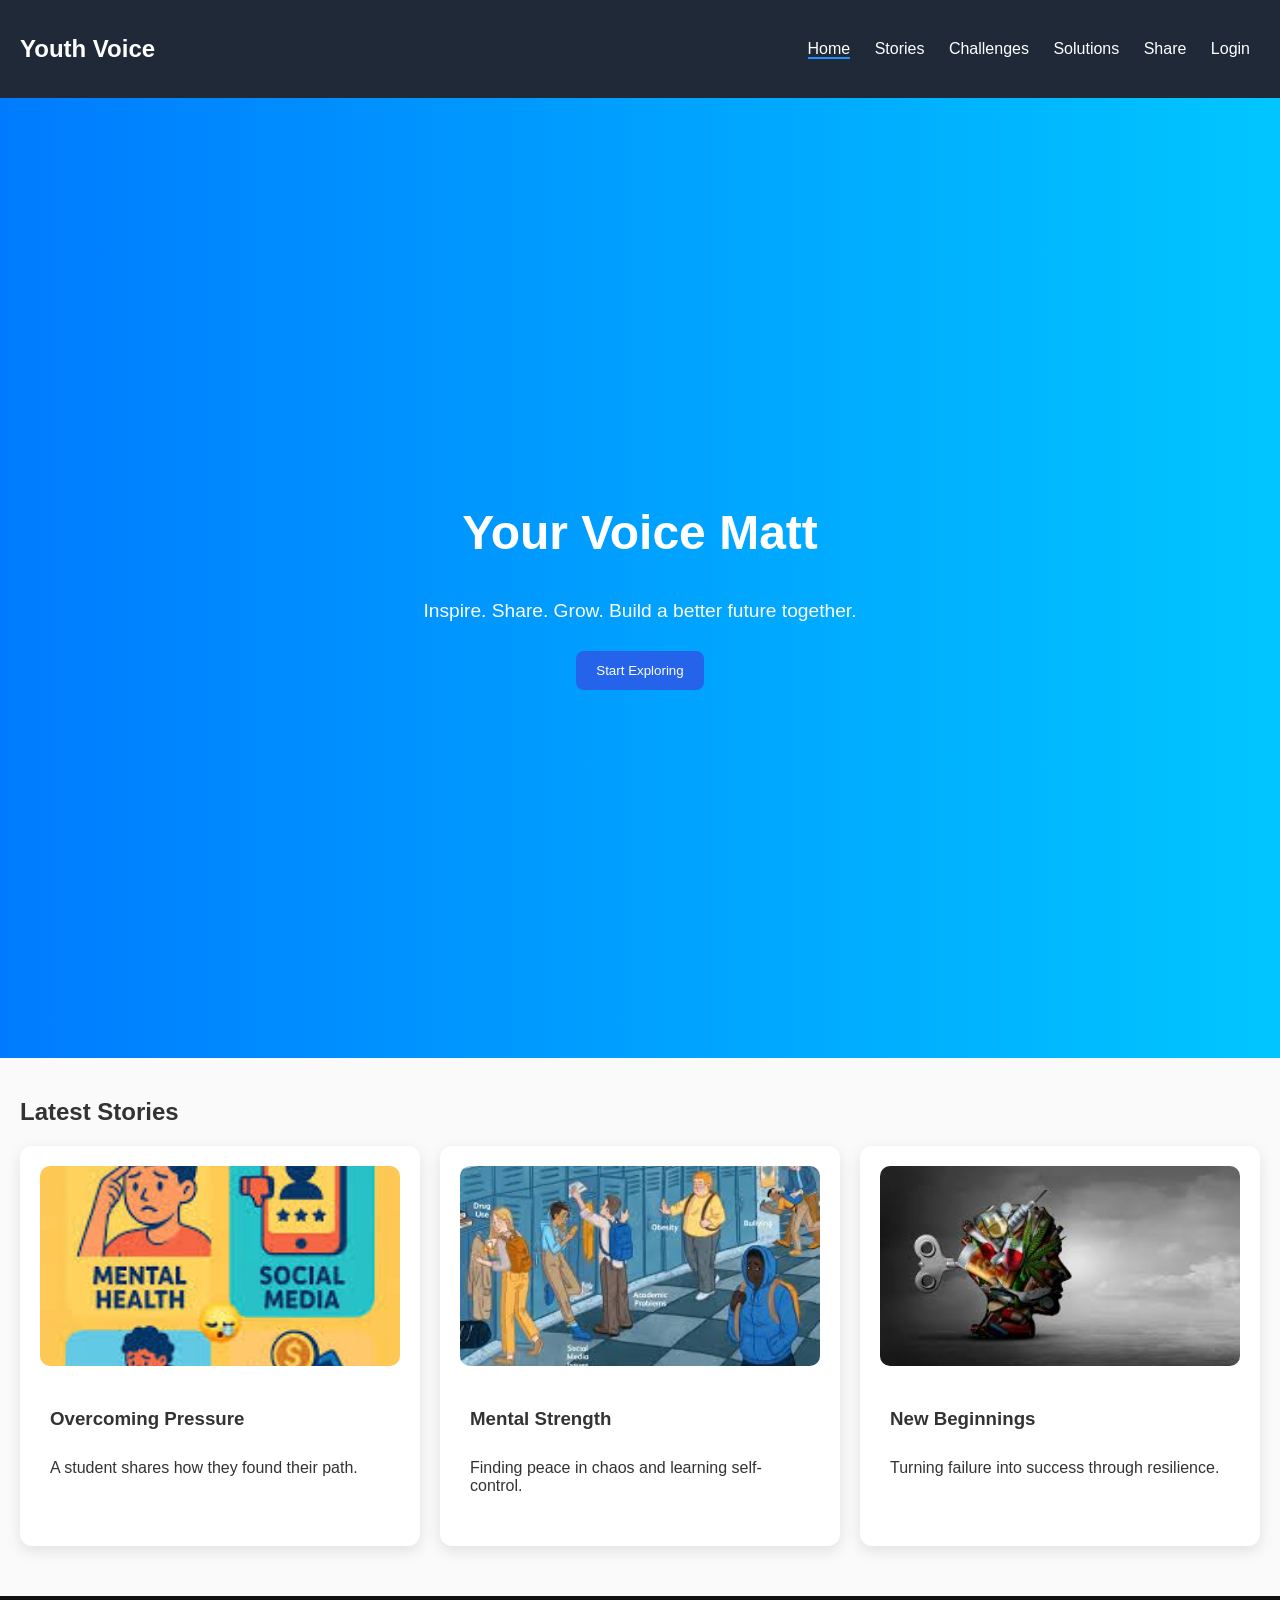
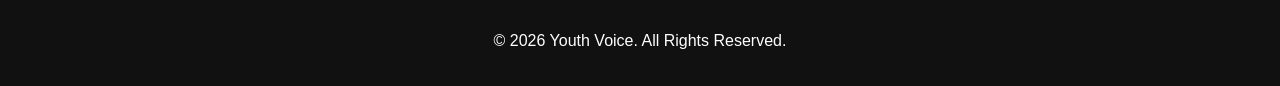
<file: index.html>
<!DOCTYPE html>
<html lang="en">
<head>
    <meta charset="UTF-8">
    <meta name="viewport" content="width=device-width, initial-scale=1.0">
    <title>Youth Voice - Home</title>
    <link rel="stylesheet" href="style.css">
    <script defer src="script.js"></script>
</head>

<body>

<header class="navbar">
    <h2>Youth Voice</h2>
    <nav>
        <a href="index.html" class="active">Home</a>
        <a href="stories.html">Stories</a>
        <a href="challenges.html">Challenges</a>
        <a href="solutions.html">Solutions</a>
        <a href="share.html">Share</a>
        <a href="login.html">Login</a>
    </nav>
</header>

<section class="hero modern-hero">
    <div class="hero-content">
        <h1 id="typing-text"></h1>
        <p>Inspire. Share. Grow. Build a better future together.</p>
        <button id="exploreBtn">Start Exploring</button>
    </div>
</section>

<section class="container">

    <h2>Latest Stories</h2>

    <div class="feed-grid">

        <div class="post clickable" onclick="goToStories()">
            <img src="images/1.jpg" alt="story 1">
            <h3>Overcoming Pressure</h3>
            <p>A student shares how they found their path.</p>
        </div>

        <div class="post clickable" onclick="goToStories()">
            <img src="images/2.jpg" alt="story 2">
            <h3>Mental Strength</h3>
            <p>Finding peace in chaos and learning self-control.</p>
        </div>

        <div class="post clickable" onclick="goToStories()">
            <img src="images/3.jpg" alt="story 3">
            <h3>New Beginnings</h3>
            <p>Turning failure into success through resilience.</p>
        </div>

    </div>

</section>

<footer>
    <p>© 2026 Youth Voice. All Rights Reserved.</p>
</footer>

</body>
</html>
</file>
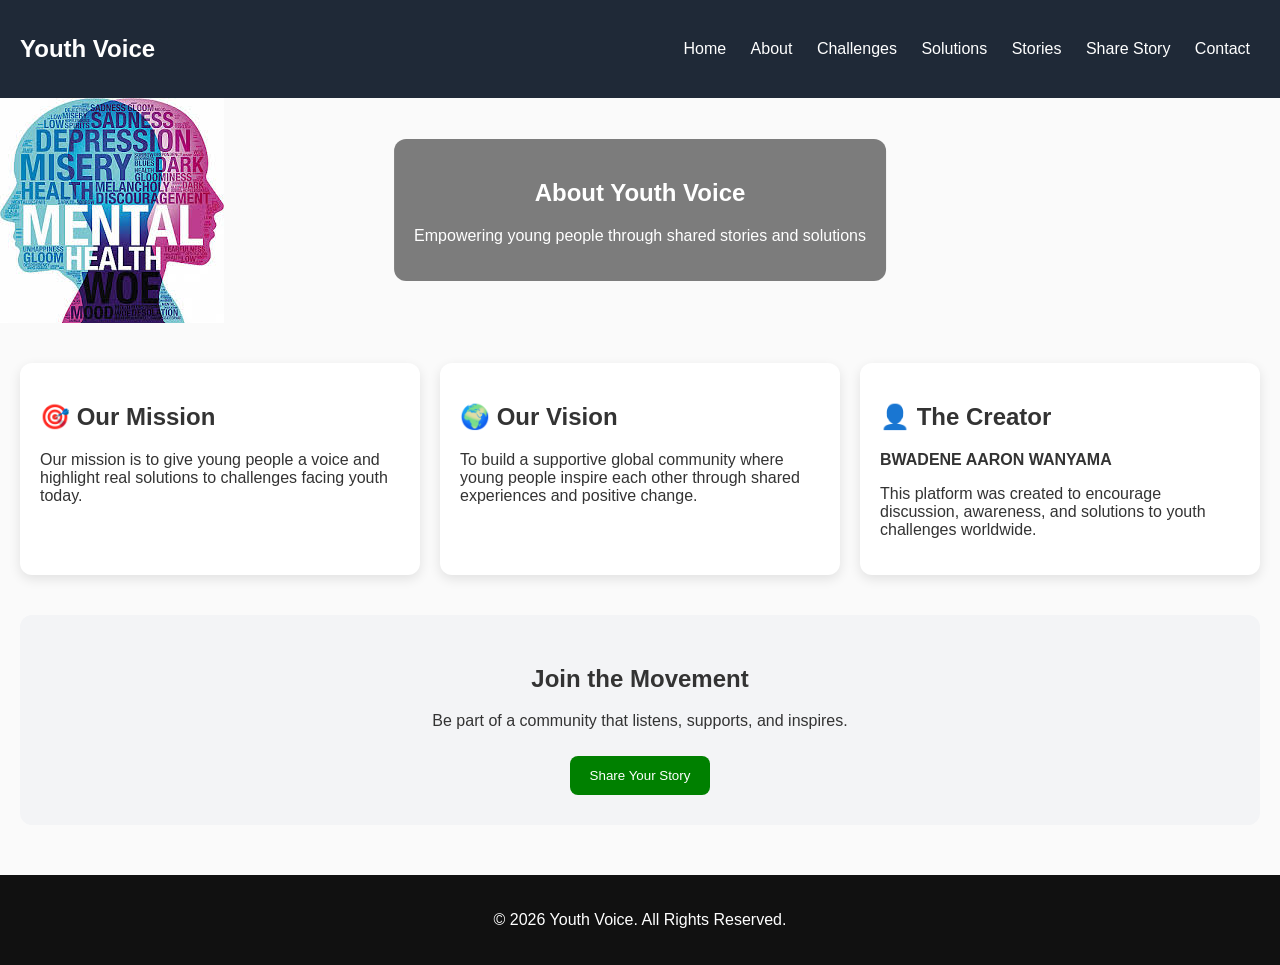
<file: about.html>
<!DOCTYPE html>
<html lang="en">
<head>
    <meta charset="UTF-8">
    <meta name="viewport" content="width=device-width, initial-scale=1.0">
    <title>About - Youth Voice</title>
    <link rel="stylesheet" href="style.css">
</head>

<body>

<header class="navbar">
    <h2>Youth Voice</h2>
    <nav>
        <a href="index.html">Home</a>
        <a href="about.html">About</a>
        <a href="challenges.html">Challenges</a>
        <a href="solutions.html">Solutions</a>
        <a href="stories.html">Stories</a>
        <a href="share.html">Share Story</a>
        <a href="contact.html">Contact</a>
    </nav>
</header>

<section class="hero">
    <img src="images/6.jpg" alt="About Youth Voice" style="width:auto; height:auto;">
    <div class="hero-text">
        <h1>About Youth Voice</h1>
        <p>Empowering young people through shared stories and solutions</p>
    </div>
</section>

<main class="container">

    <div class="grid">

        <div class="card">
            <h2>🎯 Our Mission</h2>
            <p>
                Our mission is to give young people a voice and highlight real solutions 
                to challenges facing youth today.
            </p>
        </div>

        <div class="card">
            <h2>🌍 Our Vision</h2>
            <p>
                To build a supportive global community where young people inspire each other 
                through shared experiences and positive change.
            </p>
        </div>

        <div class="card">
            <h2>👤 The Creator</h2>
            <p><strong>BWADENE AARON WANYAMA</strong></p>
            <p>
                This platform was created to encourage discussion, awareness, and solutions 
                to youth challenges worldwide.
            </p>
        </div>

    </div>

    <section class="cta">
        <h2>Join the Movement</h2>
        <p>Be part of a community that listens, supports, and inspires.</p>
        <a href="share.html"><button>Share Your Story</button></a>
    </section>

</main>

<footer>
    <p>© 2026 Youth Voice. All Rights Reserved.</p>
</footer>

</body>
</html>
</file>
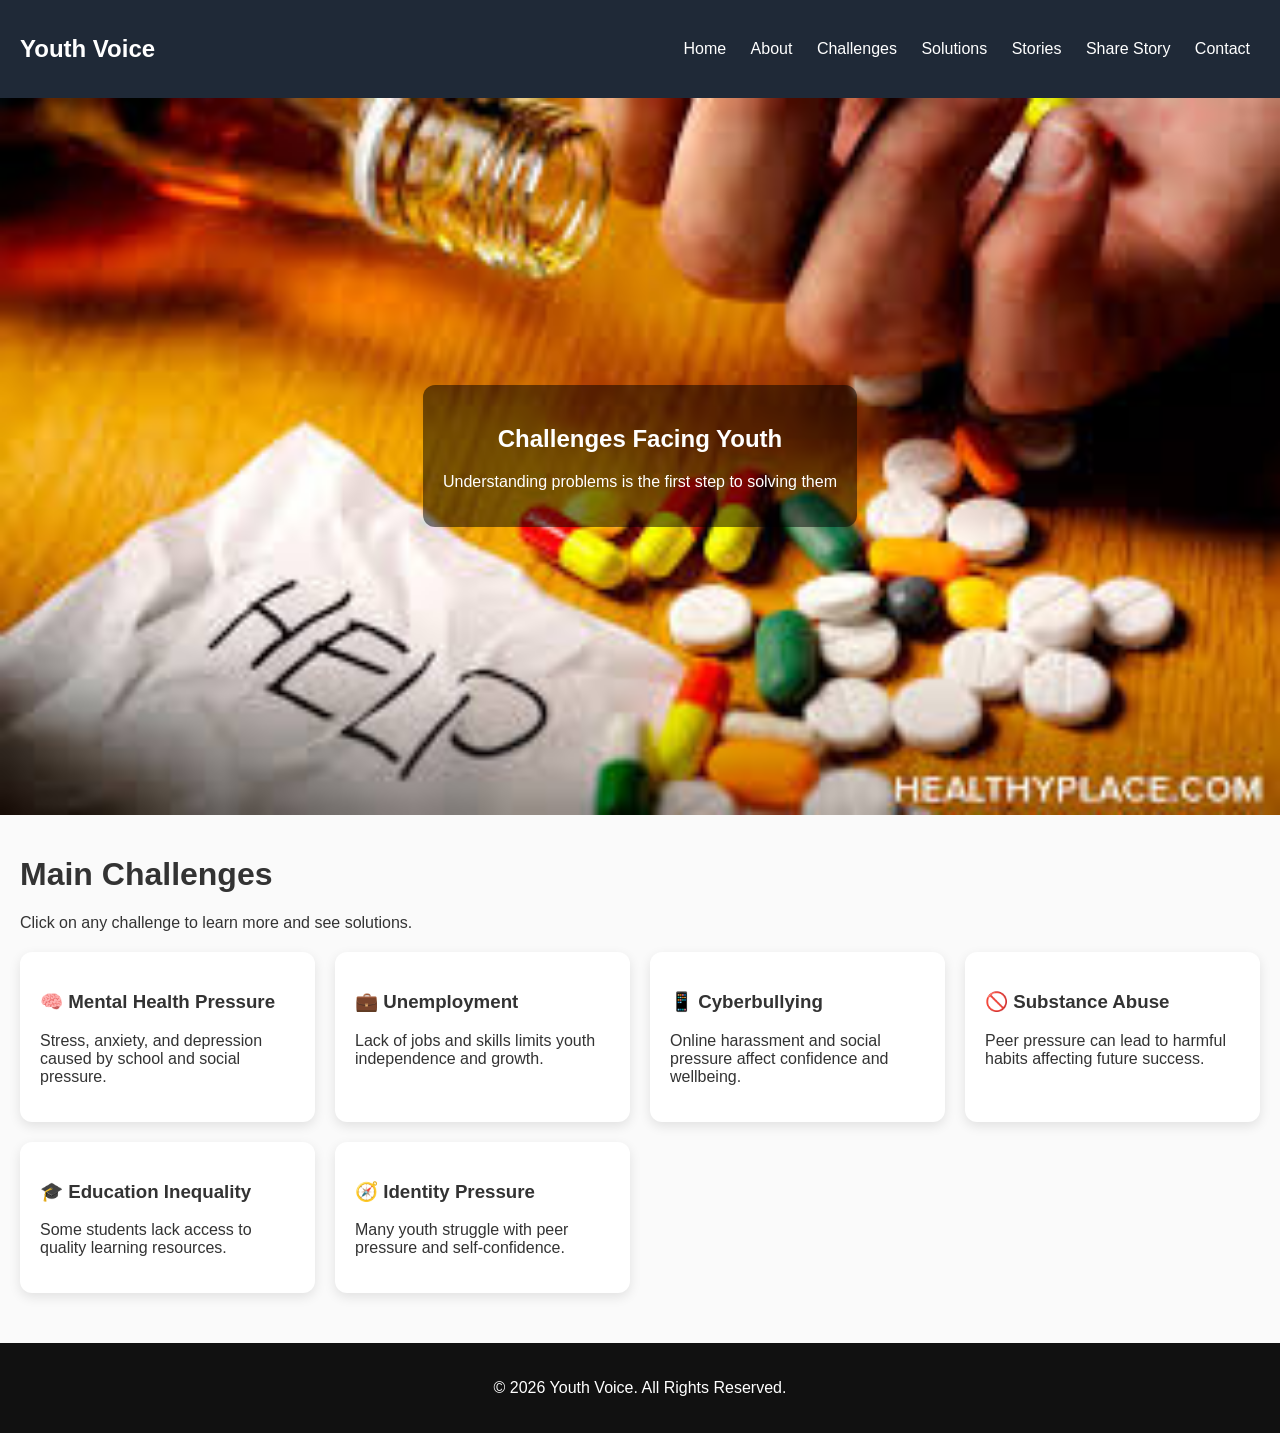
<file: challenges.html>
<!DOCTYPE html>
<html lang="en">
<head>
    <meta charset="UTF-8">
    <meta name="viewport" content="width=device-width, initial-scale=1.0">
    <title>Youth Challenges - Youth Voice</title>
    <link rel="stylesheet" href="style.css">
    <script defer src="script.js"></script>
</head>

<body>

<header class="navbar">
    <h2>Youth Voice</h2>
    <nav>
        <a href="index.html">Home</a>
        <a href="about.html">About</a>
        <a href="challenges.html">Challenges</a>
        <a href="solutions.html">Solutions</a>
        <a href="stories.html">Stories</a>
        <a href="share.html">Share Story</a>
        <a href="contact.html">Contact</a>
    </nav>
</header>

<section class="hero">
    <img src="images/4.jpg" alt="Youth Challenges">
    <div class="hero-text">
        <h1>Challenges Facing Youth</h1>
        <p>Understanding problems is the first step to solving them</p>
    </div>
</section>

<main class="container">

    <h1>Main Challenges</h1>
    <p>Click on any challenge to learn more and see solutions.</p>

    <div class="grid">

        <div class="card challenge-card" onclick="openChallenge('mental')">
            <h3>🧠 Mental Health Pressure</h3>
            <p>Stress, anxiety, and depression caused by school and social pressure.</p>
        </div>

        <div class="card challenge-card" onclick="openChallenge('jobs')">
            <h3>💼 Unemployment</h3>
            <p>Lack of jobs and skills limits youth independence and growth.</p>
        </div>

        <div class="card challenge-card" onclick="openChallenge('cyber')">
            <h3>📱 Cyberbullying</h3>
            <p>Online harassment and social pressure affect confidence and wellbeing.</p>
        </div>

        <div class="card challenge-card" onclick="openChallenge('drugs')">
            <h3>🚫 Substance Abuse</h3>
            <p>Peer pressure can lead to harmful habits affecting future success.</p>
        </div>

        <div class="card challenge-card" onclick="openChallenge('education')">
            <h3>🎓 Education Inequality</h3>
            <p>Some students lack access to quality learning resources.</p>
        </div>

        <div class="card challenge-card" onclick="openChallenge('identity')">
            <h3>🧭 Identity Pressure</h3>
            <p>Many youth struggle with peer pressure and self-confidence.</p>
        </div>

    </div>

</main>

<!-- MODAL -->
<div id="modal" class="modal hidden">
    <div class="modal-box">
        <span class="close" onclick="closeModal()">×</span>
        <h2 id="modal-title"></h2>
        <p id="modal-text"></p>

        <a href="solutions.html">
            <button class="primary-btn">See Solutions</button>
        </a>
    </div>
</div>

<footer>
    <p>© 2026 Youth Voice. All Rights Reserved.</p>
</footer>

</body>
</html>
</file>
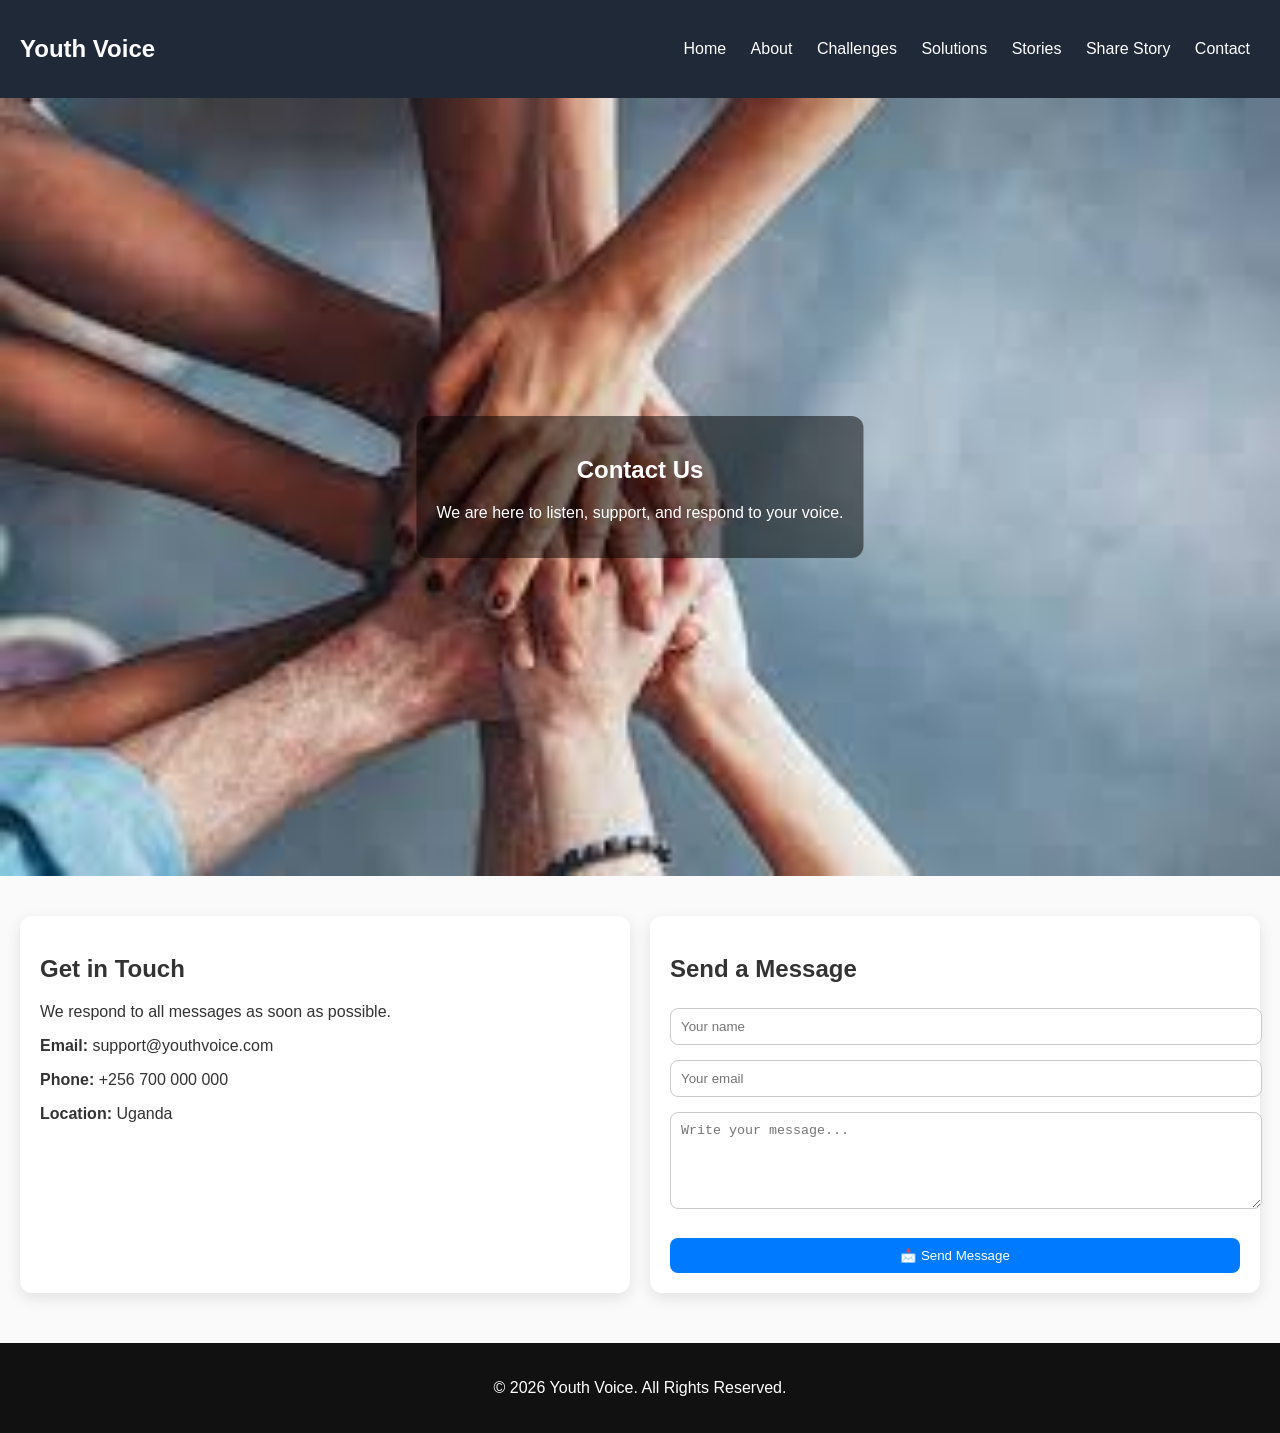
<file: contact.html>
<!DOCTYPE html>
<html lang="en">
<head>
    <meta charset="UTF-8">
    <meta name="viewport" content="width=device-width, initial-scale=1.0">
    <title>Contact - Youth Voice</title>
    <link rel="stylesheet" href="style.css">
    <script defer src="script.js"></script>
</head>

<body>

<header class="navbar">
    <h2>Youth Voice</h2>
    <nav>
        <a href="index.html">Home</a>
        <a href="about.html">About</a>
        <a href="challenges.html">Challenges</a>
        <a href="solutions.html">Solutions</a>
        <a href="stories.html">Stories</a>
        <a href="share.html">Share Story</a>
        <a href="contact.html">Contact</a>
    </nav>
</header>

<section class="hero">
    <img src="images/10.jpg" alt="Contact Youth Voice">
    <div class="hero-text">
        <h1>Contact Us</h1>
        <p>We are here to listen, support, and respond to your voice.</p>
    </div>
</section>

<main class="container">

    <div class="contact-wrapper">

        <!-- INFO -->
        <div class="contact-info">
            <h2>Get in Touch</h2>
            <p>We respond to all messages as soon as possible.</p>

            <p><b>Email:</b> support@youthvoice.com</p>
            <p><b>Phone:</b> +256 700 000 000</p>
            <p><b>Location:</b> Uganda</p>
        </div>

        <!-- FORM -->
        <form class="contact-form" onsubmit="sendMessage(event)">

            <h2>Send a Message</h2>

            <input type="text" id="name" placeholder="Your name" required>

            <input type="email" id="email" placeholder="Your email" required>

            <textarea id="message" rows="5" placeholder="Write your message..." required></textarea>

            <button type="submit">📩 Send Message</button>

        </form>

    </div>

</main>

<!-- POPUP -->
<div id="popup" class="popup hidden">
    <div class="popup-box">
        <h2>✅ Message Sent!</h2>
        <p id="popup-text"></p>
        <button onclick="closePopup()">OK</button>
    </div>
</div>

<footer>
    <p>© 2026 Youth Voice. All Rights Reserved.</p>
</footer>

</body>
</html>
</file>
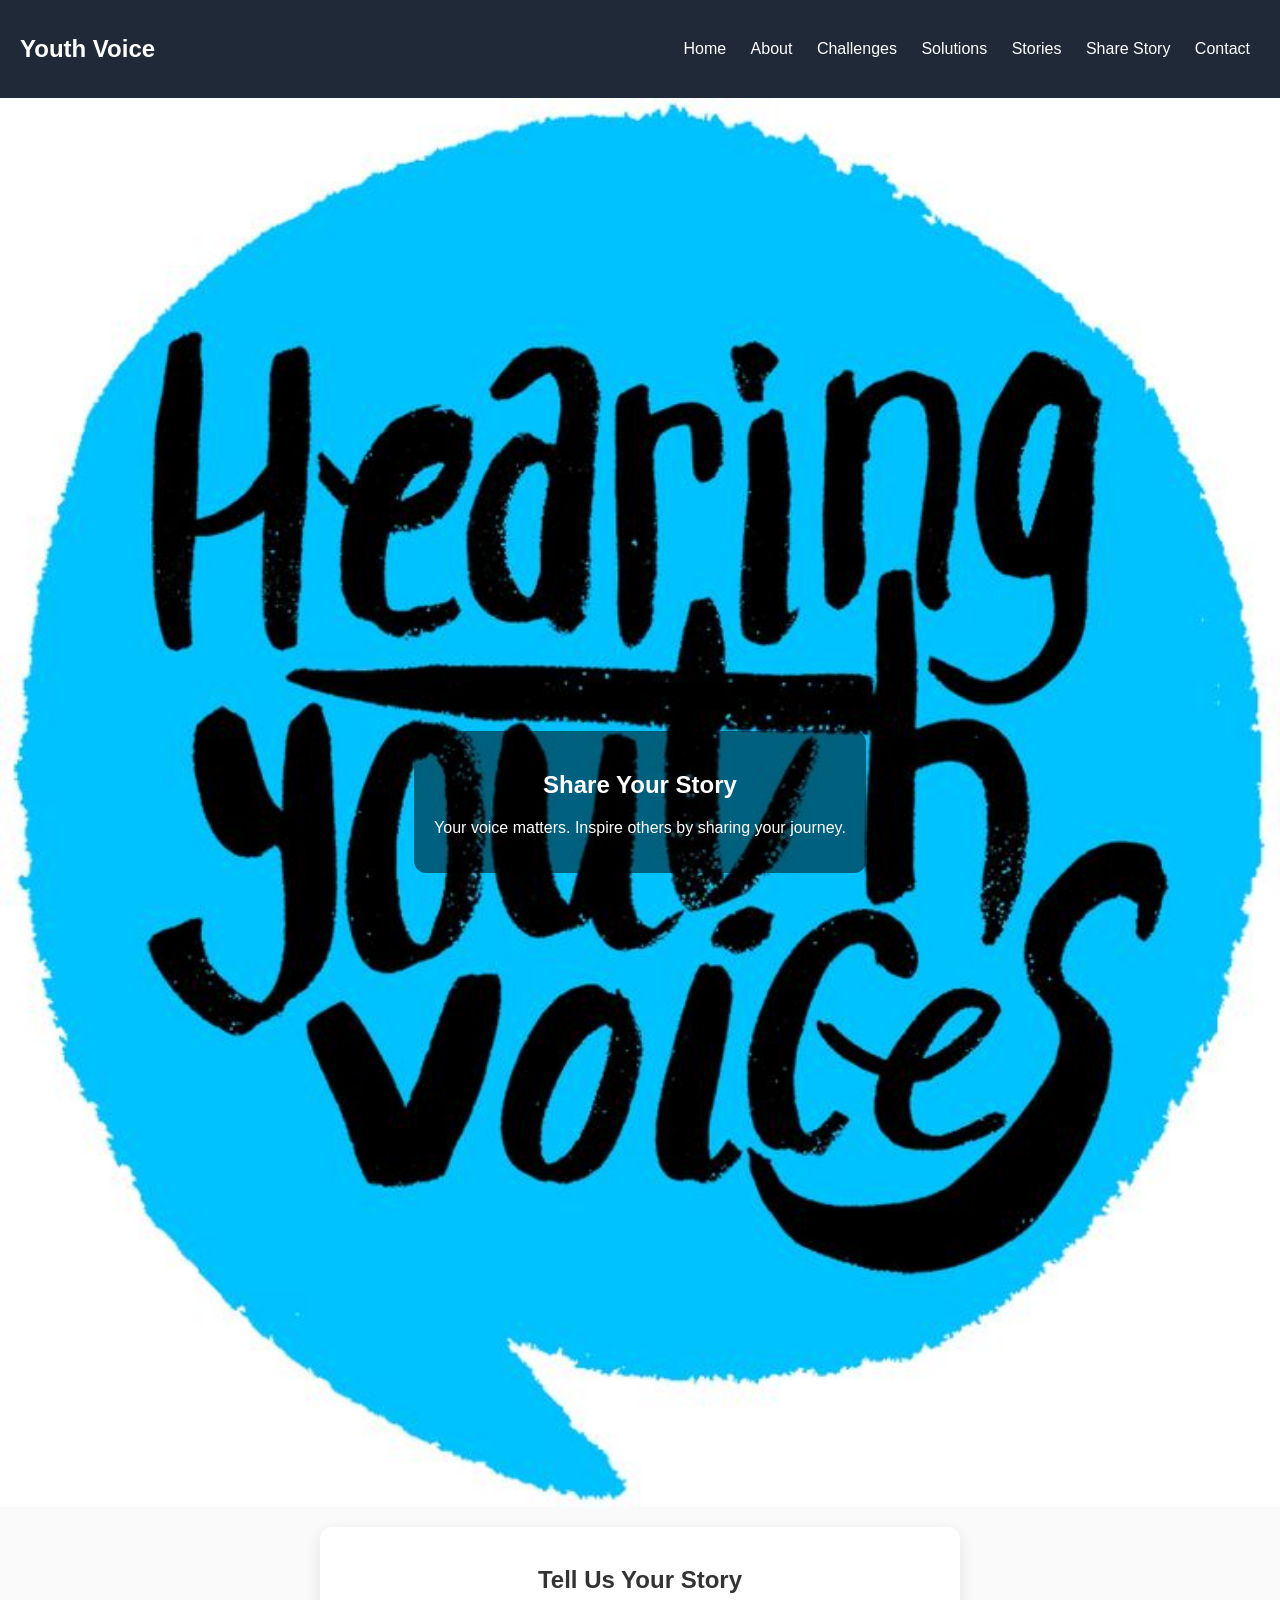
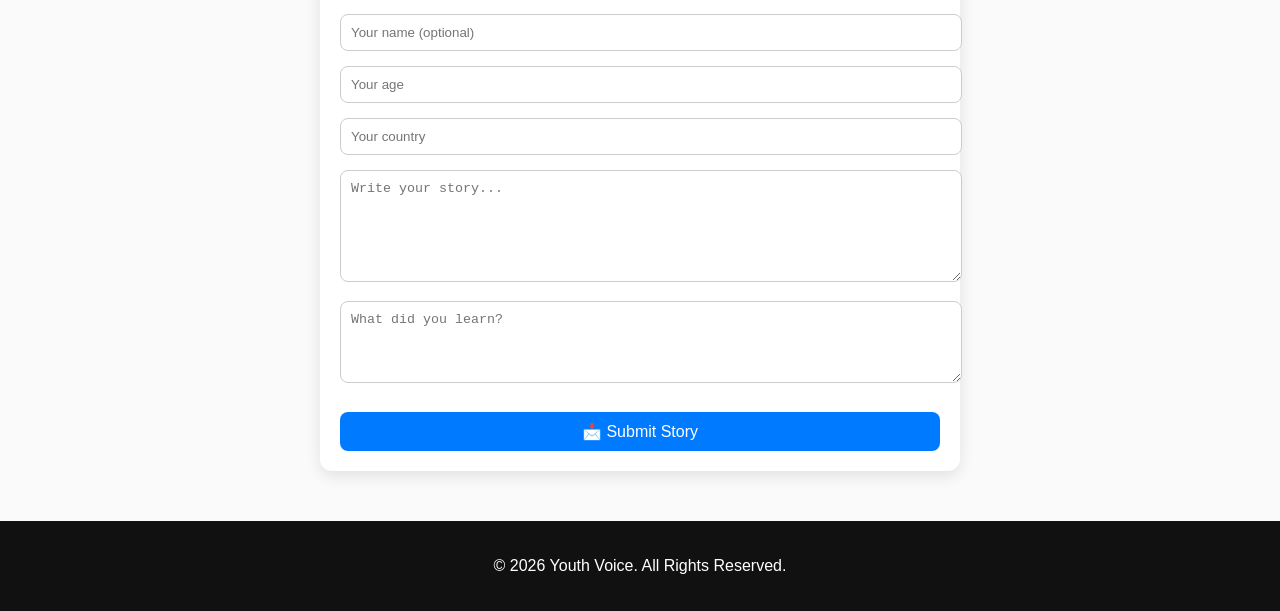
<file: share.html>
<!DOCTYPE html>
<html lang="en">
<head>
    <meta charset="UTF-8">
    <meta name="viewport" content="width=device-width, initial-scale=1.0">
    <title>Share Your Story - Youth Voice</title>
    <link rel="stylesheet" href="style.css">
    <script defer src="script.js"></script>
</head>

<body>

<header class="navbar">
    <h2>Youth Voice</h2>
    <nav>
        <a href="index.html">Home</a>
        <a href="about.html">About</a>
        <a href="challenges.html">Challenges</a>
        <a href="solutions.html">Solutions</a>
        <a href="stories.html">Stories</a>
        <a href="share.html">Share Story</a>
        <a href="contact.html">Contact</a>
    </nav>
</header>

<section class="hero">
    <img src="images/14.jpg" alt="Share Story">
    <div class="hero-text">
        <h1>Share Your Story</h1>
        <p>Your voice matters. Inspire others by sharing your journey.</p>
    </div>
</section>

<main class="container">

    <form class="story-form" onsubmit="saveStory(event)">

        <h2>Tell Us Your Story</h2>

        <input type="text" id="name" placeholder="Your name (optional)">
        <input type="number" id="age" placeholder="Your age">
        <input type="text" id="country" placeholder="Your country">

        <textarea id="story" rows="6" placeholder="Write your story..." required></textarea>

        <textarea id="lesson" rows="4" placeholder="What did you learn?"></textarea>

        <button type="submit">📩 Submit Story</button>

    </form>

</main>

<!-- POPUP -->
<div id="popup" class="popup hidden">
    <div class="popup-box">
        <h2>✅ Story Submitted!</h2>
        <p id="popup-text"></p>
        <button onclick="closePopup()">OK</button>
    </div>
</div>

<footer>
    <p>© 2026 Youth Voice. All Rights Reserved.</p>
</footer>

</body>
</html>
</file>
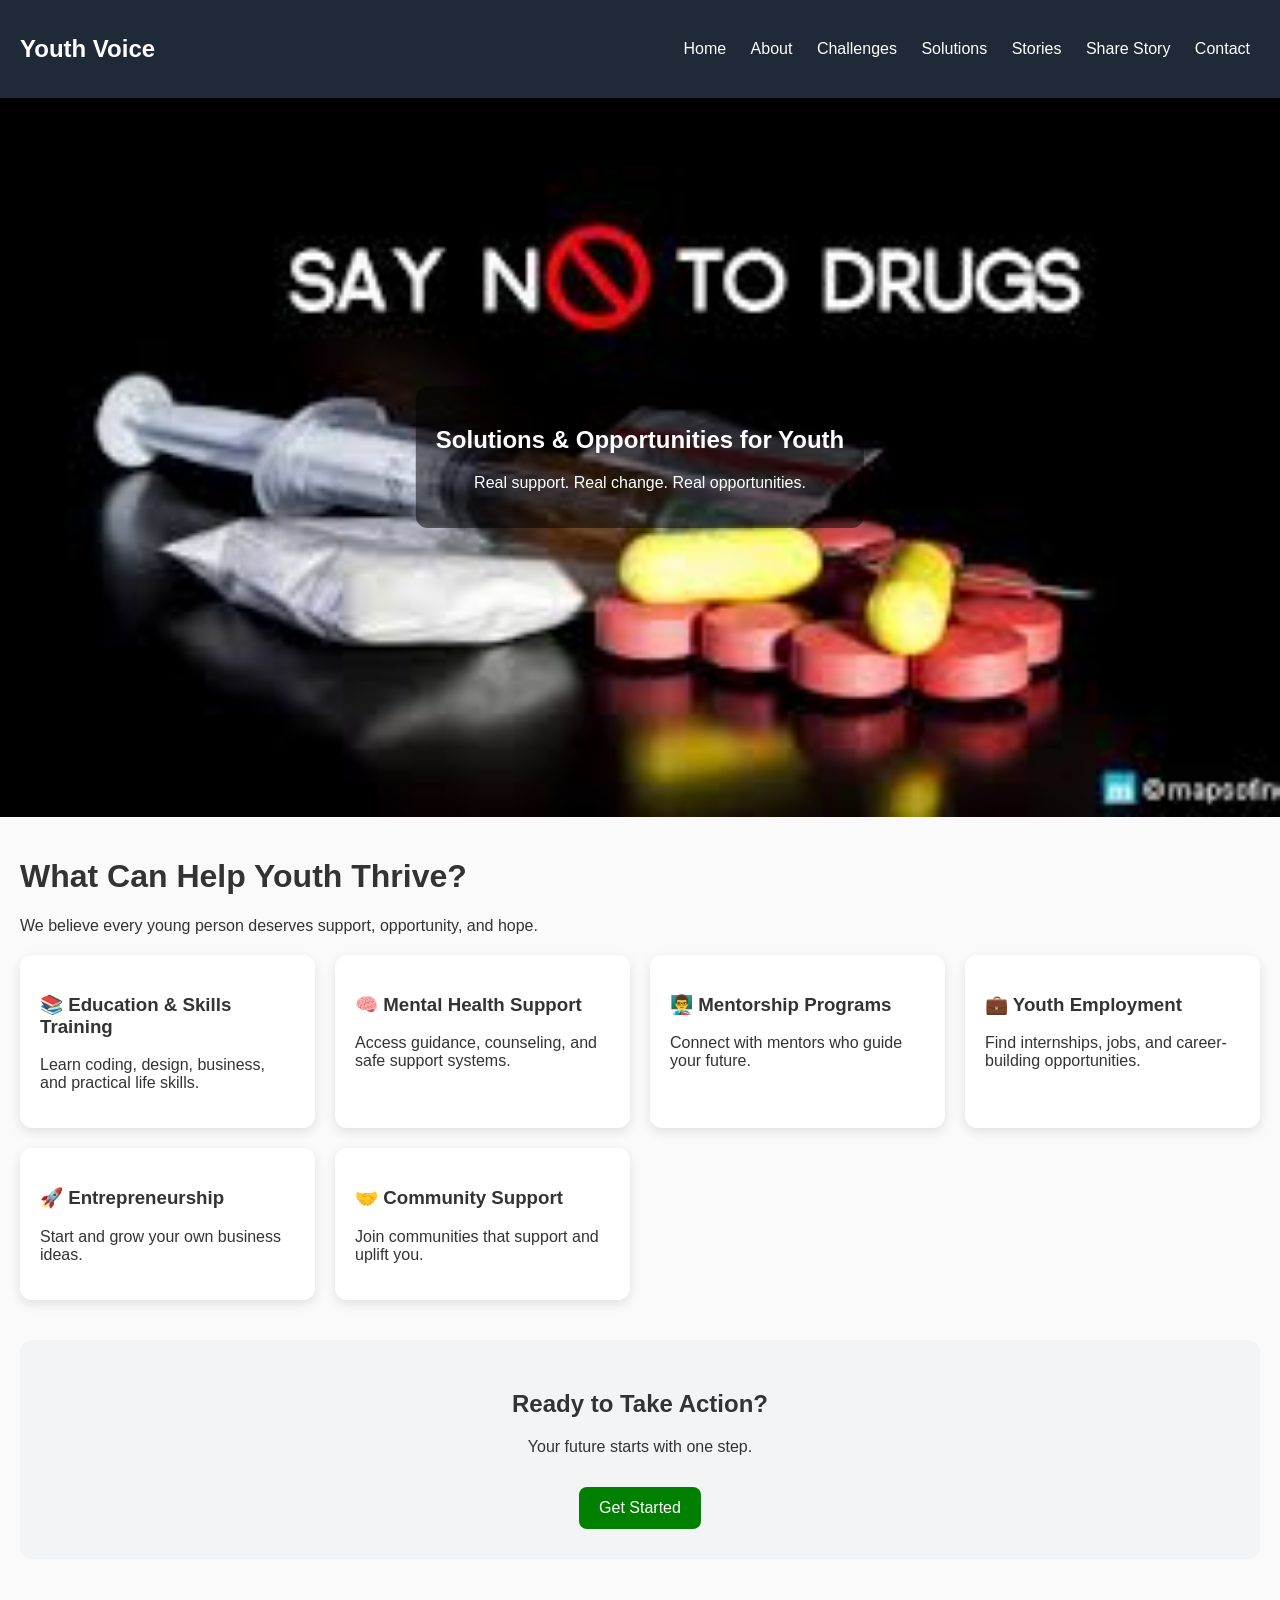
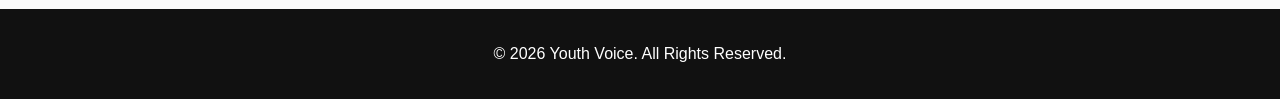
<file: solutions.html>
<!DOCTYPE html>
<html lang="en">
<head>
    <meta charset="UTF-8">
    <meta name="viewport" content="width=device-width, initial-scale=1.0">
    <title>Solutions - Youth Voice</title>
    <link rel="stylesheet" href="style.css">
    <script defer src="script.js"></script>
</head>

<body>

<header class="navbar">
    <h2>Youth Voice</h2>
    <nav>
        <a href="index.html">Home</a>
        <a href="about.html">About</a>
        <a href="challenges.html">Challenges</a>
        <a href="solutions.html">Solutions</a>
        <a href="stories.html">Stories</a>
        <a href="share.html">Share Story</a>
        <a href="contact.html">Contact</a>
    </nav>
</header>

<section class="hero">
    <img src="images/5.jpg" alt="Youth Solutions">
    <div class="hero-text">
        <h1>Solutions & Opportunities for Youth</h1>
        <p>Real support. Real change. Real opportunities.</p>
    </div>
</section>

<main class="container">

    <h1>What Can Help Youth Thrive?</h1>
    <p>We believe every young person deserves support, opportunity, and hope.</p>

    <div class="grid">

        <div class="card" onclick="openModal('courses')">
            <h3>📚 Education & Skills Training</h3>
            <p>Learn coding, design, business, and practical life skills.</p>
        </div>

        <div class="card" onclick="openModal('mental')">
            <h3>🧠 Mental Health Support</h3>
            <p>Access guidance, counseling, and safe support systems.</p>
        </div>

        <div class="card" onclick="openModal('mentor')">
            <h3>👨‍🏫 Mentorship Programs</h3>
            <p>Connect with mentors who guide your future.</p>
        </div>

        <div class="card" onclick="openModal('jobs')">
            <h3>💼 Youth Employment</h3>
            <p>Find internships, jobs, and career-building opportunities.</p>
        </div>

        <div class="card" onclick="openModal('business')">
            <h3>🚀 Entrepreneurship</h3>
            <p>Start and grow your own business ideas.</p>
        </div>

        <div class="card" onclick="openModal('community')">
            <h3>🤝 Community Support</h3>
            <p>Join communities that support and uplift you.</p>
        </div>

    </div>

    <section class="cta">
        <h2>Ready to Take Action?</h2>
        <p>Your future starts with one step.</p>
        <button class="primary-btn">Get Started</button>
    </section>

</main>

<!-- MODAL -->
<div id="modal" class="modal hidden">
    <div class="modal-box">
        <span class="close" onclick="closeModal()">×</span>
        <h2 id="modal-title"></h2>
        <p id="modal-text"></p>
    </div>
</div>

<footer>
    <p>&copy; 2026 Youth Voice. All Rights Reserved.</p>
</footer>

</body>
</html>
</file>
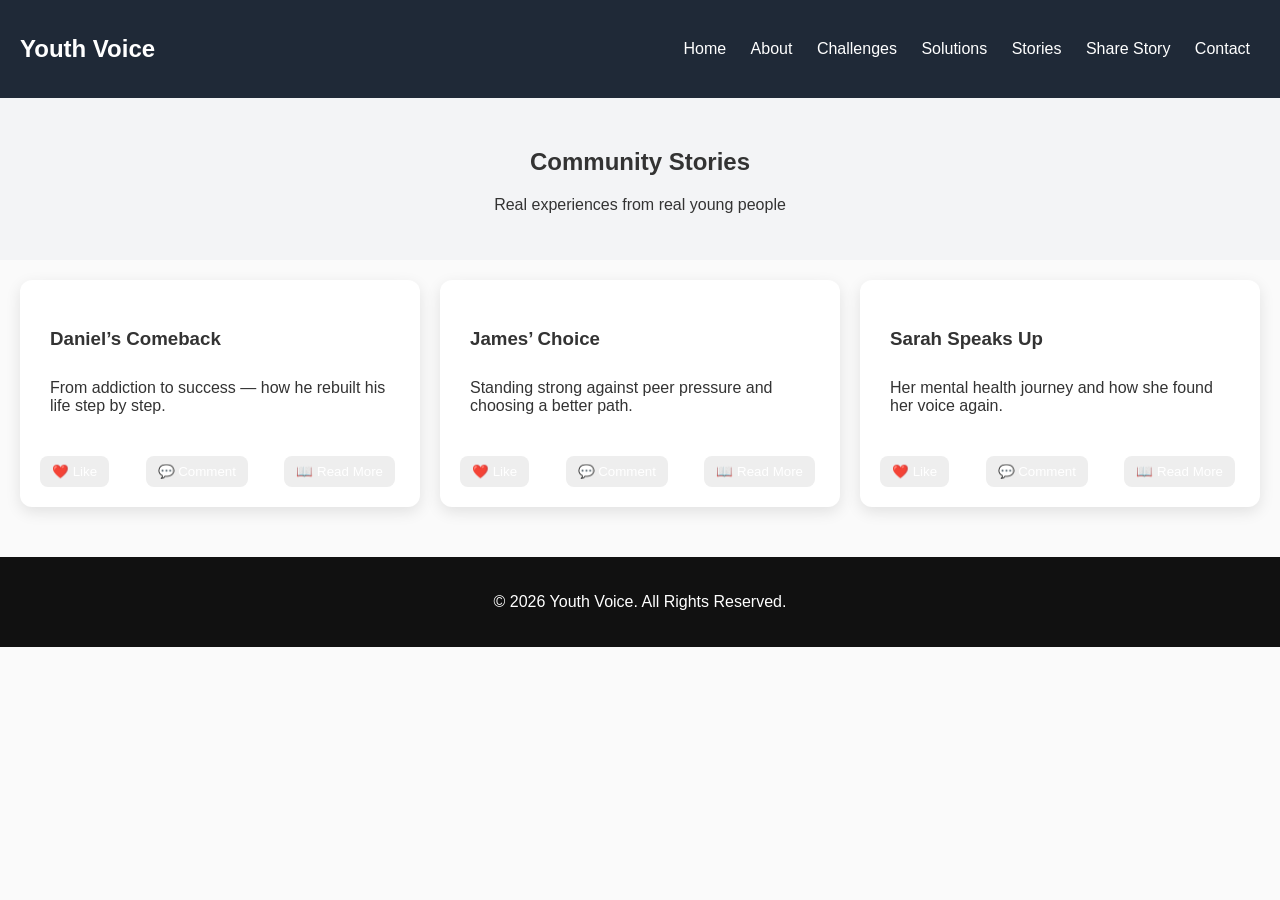
<file: stories.html>
<!DOCTYPE html>
<html lang="en">
<head>
    <meta charset="UTF-8">
    <meta name="viewport" content="width=device-width, initial-scale=1.0">
    <title>Stories - Youth Voice</title>
    <link rel="stylesheet" href="style.css">
</head>

<body>

<header class="navbar">
    <h2>Youth Voice</h2>
    <nav>
        <a href="index.html">Home</a>
        <a href="about.html">About</a>
        <a href="challenges.html">Challenges</a>
        <a href="solutions.html">Solutions</a>
        <a href="stories.html">Stories</a>
        <a href="share.html">Share Story</a>
        <a href="contact.html">Contact</a>
    </nav>
</header>

<section class="hero-small">
    <h1>Community Stories</h1>
    <p>Real experiences from real young people</p>
</section>

<main class="container">

    <div class="feed-grid">

        <!-- POST -->
        <div class="post">
            <h3>Daniel’s Comeback</h3>
            <p class="short-text">
                From addiction to success — how he rebuilt his life step by step.
            </p>

            <p class="full-text hidden">
                Daniel struggled for years, but through discipline, mentorship,
                and self-belief, he slowly rebuilt his life. Today, he mentors
                other youth facing the same challenges.
            </p>

            <div class="post-actions">
                <button class="like-btn">❤️ Like</button>
                <button onclick="toggleComment(this)">💬 Comment</button>
                <button onclick="toggleReadMore(this)">📖 Read More</button>
            </div>

            <div class="comment-box hidden">
                <input type="text" placeholder="Write a comment...">
            </div>
        </div>

        <!-- POST -->
        <div class="post">
            <h3>James’ Choice</h3>
            <p class="short-text">
                Standing strong against peer pressure and choosing a better path.
            </p>

            <p class="full-text hidden">
                James faced intense pressure from friends, but he chose education
                and self-growth. Today, he inspires others to stand firm.
            </p>

            <div class="post-actions">
                <button class="like-btn">❤️ Like</button>
                <button onclick="toggleComment(this)">💬 Comment</button>
                <button onclick="toggleReadMore(this)">📖 Read More</button>
            </div>

            <div class="comment-box hidden">
                <input type="text" placeholder="Write a comment...">
            </div>
        </div>

        <!-- POST -->
        <div class="post">
            <h3>Sarah Speaks Up</h3>
            <p class="short-text">
                Her mental health journey and how she found her voice again.
            </p>

            <p class="full-text hidden">
                Sarah learned to open up about her struggles and seek help.
                Her courage helped her regain confidence and inspire others.
            </p>

            <div class="post-actions">
                <button class="like-btn">❤️ Like</button>
                <button onclick="toggleComment(this)">💬 Comment</button>
                <button onclick="toggleReadMore(this)">📖 Read More</button>
            </div>

            <div class="comment-box hidden">
                <input type="text" placeholder="Write a comment...">
            </div>
        </div>

    </div>

</main>

<footer>
    <p>© 2026 Youth Voice. All Rights Reserved.</p>
</footer>

<script>
    // LIKE BUTTON
    document.querySelectorAll(".like-btn").forEach(button => {
        button.addEventListener("click", () => {
            if (button.innerHTML.includes("❤️")) {
                button.innerHTML = "💖 Liked";
            } else {
                button.innerHTML = "❤️ Like";
            }
        });
    });

    // COMMENT TOGGLE
    function toggleComment(btn) {
        const box = btn.parentElement.nextElementSibling;
        box.classList.toggle("hidden");
    }

    // READ MORE
    function toggleReadMore(btn) {
        const post = btn.closest(".post");
        const shortText = post.querySelector(".short-text");
        const fullText = post.querySelector(".full-text");

        shortText.classList.toggle("hidden");
        fullText.classList.toggle("hidden");

        btn.innerText = fullText.classList.contains("hidden") 
            ? "📖 Read More" 
            : "📕 Show Less";
    }
</script>

</body>
</html>
</file>
<file: style.css>
body{font-family:'Segoe UI',sans-serif;margin:0;background:#fafafa;color:#333;}
.navbar{display:flex;justify-content:space-between;align-items:center;background:#111;color:#fff;padding:15px 30px;}
nav a{color:#ddd;margin:10px;text-decoration:none;transition:0.3s;}
nav a:hover, .active{color:#fff;border-bottom:2px solid #1e90ff;}

.modern-hero{background:url('images/hero.jpg') center/cover no-repeat;color:#fff;text-align:center;padding:120px 20px;}
.modern-hero h1{font-size:3em;}
.modern-hero p{font-size:1.2em;}

.feed{padding:40px;width:90%;margin:auto;}
.feed-grid{display:grid;grid-template-columns:repeat(auto-fit,minmax(250px,1fr));gap:20px;}

.post{background:#fff;border-radius:12px;overflow:hidden;box-shadow:0 4px 15px rgba(0,0,0,0.1);transition:0.3s;}
.post img{width:100%;height:200px;object-fit:cover;}
.post h3{padding:10px;}
.post p{padding:0 10px 15px;}
.post:hover{transform:scale(1.03);}

button{background:#1e90ff;color:#fff;border:none;padding:12px 20px;border-radius:6px;cursor:pointer;}
button:hover{background:#187bcd;}

footer{text-align:center;padding:20px;background:#111;color:#fff;margin-top:30px;}
.container {
    padding: 20px;
}

.grid {
    display: grid;
    grid-template-columns: repeat(auto-fit, minmax(250px, 1fr));
    gap: 20px;
    margin-top: 20px;
}

.card {
    background: white;
    padding: 20px;
    border-radius: 12px;
    box-shadow: 0 4px 12px rgba(0,0,0,0.1);
    transition: 0.3s;
}

.card:hover {
    transform: translateY(-5px);
}

button {
    margin-top: 10px;
    padding: 10px 15px;
    border: none;
    border-radius: 8px;
    cursor: pointer;
    background: #2d6cdf;
    color: white;
}

button:hover {
    background: #1b4fb8;
}

.cta {
    text-align: center;
    margin-top: 40px;
    padding: 30px;
    background: #f2f6ff;
    border-radius: 12px;
}

.primary-btn {
    background: green;
    font-size: 16px;
    padding: 12px 20px;
}
.navbar {
    display: flex;
    justify-content: space-between;
    align-items: center;
    padding: 15px 20px;
    background: #1f2937;
    color: white;
}

.navbar a {
    color: white;
    margin: 0 10px;
    text-decoration: none;
}

.hero-small {
    text-align: center;
    padding: 30px;
    background: #f3f4f6;
}

.feed-grid {
    display: grid;
    grid-template-columns: repeat(auto-fit, minmax(250px, 1fr));
    gap: 20px;
}

.post {
    background: white;
    padding: 20px;
    border-radius: 12px;
    box-shadow: 0 4px 12px rgba(0,0,0,0.1);
    transition: 0.3s;
}

.post:hover {
    transform: translateY(-5px);
}

.post-actions {
    margin-top: 10px;
}

.post-actions button {
    margin-right: 5px;
    padding: 8px 10px;
    border: none;
    border-radius: 6px;
    cursor: pointer;
    background: #2563eb;
    color: white;
}

.post-actions button:hover {
    background: #1d4ed8;
}
.story-form {
    background: white;
    padding: 25px;
    border-radius: 12px;
    box-shadow: 0 4px 12px rgba(0,0,0,0.1);
    max-width: 600px;
    margin: auto;
}

.story-form h2 {
    text-align: center;
    margin-bottom: 15px;
}

.story-form label {
    display: block;
    margin-top: 10px;
    font-weight: bold;
}

.story-form input,
.story-form textarea {
    width: 100%;
    padding: 10px;
    margin-top: 5px;
    border-radius: 8px;
    border: 1px solid #ccc;
}

.story-form button {
    margin-top: 15px;
    width: 100%;
    padding: 12px;
    background: green;
    color: white;
    border: none;
    border-radius: 8px;
    font-size: 16px;
    cursor: pointer;
}

.story-form button:hover {
    background: darkgreen;
}
.contact-wrapper {
    display: grid;
    grid-template-columns: repeat(auto-fit, minmax(280px, 1fr));
    gap: 20px;
    margin-top: 20px;
}

.contact-info {
    background: #f3f4f6;
    padding: 20px;
    border-radius: 12px;
}

.contact-form {
    background: white;
    padding: 20px;
    border-radius: 12px;
    box-shadow: 0 4px 12px rgba(0,0,0,0.1);
}

.contact-form label {
    display: block;
    margin-top: 10px;
    font-weight: bold;
}

.contact-form input,
.contact-form textarea {
    width: 100%;
    padding: 10px;
    margin-top: 5px;
    border-radius: 8px;
    border: 1px solid #ccc;
}

.contact-form button {
    margin-top: 15px;
    width: 100%;
    padding: 12px;
    background: #2563eb;
    color: white;
    border: none;
    border-radius: 8px;
    cursor: pointer;
}

.contact-form button:hover {
    background: #1d4ed8;
}
.hero-text {
    text-align: center;
    padding: 20px;
}

.cta {
    text-align: center;
    margin-top: 40px;
    padding: 30px;
    background: #f3f4f6;
    border-radius: 12px;
}

.cta button {
    padding: 12px 20px;
    background: green;
    color: white;
    border: none;
    border-radius: 8px;
    cursor: pointer;
}

.cta button:hover {
    background: darkgreen;
}
.modern-hero {
    height: 60vh;
    display: flex;
    justify-content: center;
    align-items: center;
    text-align: center;
    background: linear-gradient(rgba(0,0,0,0.5), rgba(0,0,0,0.5)),
                url('images/hero.jpg');
    background-size: cover;
    background-position: center;
    color: white;
}

.hero-content button {
    padding: 12px 20px;
    border: none;
    background: #2563eb;
    color: white;
    border-radius: 8px;
    cursor: pointer;
    margin-top: 10px;
}

.hero-content button:hover {
    background: #1d4ed8;
}

.feed-grid .post img {
    width: 100%;
    border-radius: 10px;
    margin-bottom: 10px;
}

.post {
    background: white;
    padding: 15px;
    border-radius: 12px;
    box-shadow: 0 4px 12px rgba(0,0,0,0.1);
}
.hero img {
    width: 100%;
    height: auto;
    display: block;
}

.hero {
    position: relative;
    text-align: center;
}

.hero-text {
    position: absolute;
    top: 50%;
    left: 50%;
    transform: translate(-50%, -50%);
    color: white;
    background: rgba(0,0,0,0.5);
    padding: 20px;
    border-radius: 12px;
}

.btn {
    margin-top: 10px;
    padding: 10px 15px;
    border: none;
    background: #2563eb;
    color: white;
    border-radius: 8px;
    cursor: pointer;
}

.btn:hover {
    background: #1d4ed8;
}

.primary-btn {
    padding: 12px 20px;
    background: green;
    color: white;
    border: none;
    border-radius: 8px;
    cursor: pointer;
}

.primary-btn:hover {
    background: darkgreen;
}
.hero img {
    width: 100%;
    height: auto;
    display: block;
}

.hero {
    position: relative;
    text-align: center;
}

.hero-text {
    position: absolute;
    top: 50%;
    left: 50%;
    transform: translate(-50%, -50%);
    color: white;
    background: rgba(0,0,0,0.5);
    padding: 20px;
    border-radius: 12px;
}

.cta {
    text-align: center;
    margin-top: 40px;
    padding: 30px;
    background: #f3f4f6;
    border-radius: 12px;
}

.primary-btn {
    padding: 12px 20px;
    background: green;
    color: white;
    border: none;
    border-radius: 8px;
    cursor: pointer;
}

.primary-btn:hover {
    background: darkgreen;
}
.challenge-card {
    transition: 0.3s;
    position: relative;
    overflow: hidden;
}

.challenge-card:hover {
    transform: translateY(-8px);
    box-shadow: 0 10px 25px rgba(0,0,0,0.2);
}

.tags {
    margin-top: 10px;
}

.tags span {
    display: inline-block;
    background: #e5e7eb;
    padding: 5px 10px;
    margin: 3px;
    border-radius: 20px;
    font-size: 12px;
}

.btn {
    margin-top: 15px;
    padding: 10px 15px;
    border: none;
    background: #2563eb;
    color: white;
    border-radius: 8px;
    cursor: pointer;
    transition: 0.3s;
}

.btn:hover {
    background: #1d4ed8;
    transform: scale(1.05);
}
.feed-grid {
    display: grid;
    grid-template-columns: repeat(auto-fit, minmax(280px, 1fr));
    gap: 20px;
}

.post {
    background: white;
    padding: 20px;
    border-radius: 12px;
    box-shadow: 0 5px 15px rgba(0,0,0,0.1);
    transition: 0.3s;
}

.post:hover {
    transform: translateY(-5px);
}

.post-actions {
    margin-top: 15px;
    display: flex;
    justify-content: space-between;
}

.post-actions button {
    border: none;
    padding: 8px 12px;
    border-radius: 8px;
    cursor: pointer;
    background: #eee;
    transition: 0.2s;
}

.post-actions button:hover {
    background: #ddd;
}

.comment-box {
    margin-top: 10px;
}

.comment-box input {
    width: 100%;
    padding: 8px;
    border-radius: 8px;
    border: 1px solid #ccc;
}

.hidden {
    display: none;
}
.card button {
    margin-top: 10px;
    padding: 8px;
    border: none;
    border-radius: 8px;
    cursor: pointer;
    background: #007BFF;
    color: white;
}

.card button:hover {
    background: #0056b3;
}

/* MODAL */
.modal {
    position: fixed;
    top: 0;
    left: 0;
    width: 100%;
    height: 100%;
    background: rgba(0,0,0,0.6);
    display: flex;
    justify-content: center;
    align-items: center;
}

.modal-content {
    background: white;
    padding: 20px;
    border-radius: 12px;
    width: 300px;
    text-align: center;
}

.close {
    float: right;
    cursor: pointer;
    font-size: 20px;
}

.hidden {
    display: none;
}
/* HERO MODERN */
.modern-hero {
    height: 80vh;
    display: flex;
    align-items: center;
    justify-content: center;
    background: linear-gradient(to right, #007BFF, #00c6ff);
    color: white;
    text-align: center;
}

.hero-content h1 {
    font-size: 3rem;
}

/* CLICKABLE POSTS */
.clickable {
    cursor: pointer;
    transition: 0.3s;
}

.clickable:hover {
    transform: scale(1.05);
}

/* IMAGES */
.post img {
    width: 100%;
    border-radius: 10px;
    margin-bottom: 10px;
}
/* CLICKABLE CARDS */
.challenge-card {
    cursor: pointer;
    transition: 0.3s;
}

.challenge-card:hover {
    transform: scale(1.05);
    background: #f4f4f4;
}

/* MODAL BACKGROUND */
.modal {
    position: fixed;
    top: 0;
    left: 0;
    width: 100%;
    height: 100%;
    background: rgba(0,0,0,0.6);
    display: flex;
    justify-content: center;
    align-items: center;
}

/* MODAL BOX */
.modal-box {
    background: white;
    padding: 25px;
    width: 320px;
    border-radius: 12px;
    text-align: center;
    position: relative;
}

/* CLOSE BUTTON */
.close {
    position: absolute;
    right: 15px;
    top: 10px;
    font-size: 22px;
    cursor: pointer;
}

.hidden {
    display: none;
}

/* BUTTON */
.primary-btn {
    margin-top: 15px;
    padding: 10px;
    border: none;
    background: #007BFF;
    color: white;
    border-radius: 8px;
    cursor: pointer;
}
.card {
    cursor: pointer;
    transition: 0.3s;
}

.card:hover {
    transform: translateY(-5px);
    background: #f5f5f5;
}

/* MODAL */
.modal {
    position: fixed;
    top: 0;
    left: 0;
    width: 100%;
    height: 100%;
    background: rgba(0,0,0,0.6);
    display: flex;
    justify-content: center;
    align-items: center;
}

.modal-box {
    background: white;
    padding: 25px;
    width: 320px;
    border-radius: 12px;
    text-align: center;
    position: relative;
}

.close {
    position: absolute;
    top: 10px;
    right: 15px;
    font-size: 22px;
    cursor: pointer;
}

.hidden {
    display: none;
}
.contact-wrapper {
    display: flex;
    gap: 20px;
    flex-wrap: wrap;
}

.contact-info, .contact-form {
    flex: 1;
    background: white;
    padding: 20px;
    border-radius: 12px;
    box-shadow: 0 5px 15px rgba(0,0,0,0.1);
}

.contact-form input,
.contact-form textarea {
    width: 100%;
    margin-bottom: 10px;
    padding: 10px;
    border-radius: 8px;
    border: 1px solid #ccc;
}

/* BUTTON */
.contact-form button {
    background: #007BFF;
    color: white;
    border: none;
    padding: 10px;
    border-radius: 8px;
    cursor: pointer;
}

.contact-form button:hover {
    background: #0056b3;
}

/* POPUP */
.popup {
    position: fixed;
    top: 0;
    left: 0;
    width: 100%;
    height: 100%;
    background: rgba(0,0,0,0.6);
    display: flex;
    justify-content: center;
    align-items: center;
}

.popup-box {
    background: white;
    padding: 25px;
    border-radius: 12px;
    text-align: center;
    width: 300px;
}

.popup-box button {
    margin-top: 10px;
    padding: 8px 15px;
    border: none;
    background: #007BFF;
    color: white;
    border-radius: 8px;
    cursor: pointer;
}

.hidden {
    display: none;
}
.story-form {
    background: white;
    padding: 20px;
    border-radius: 12px;
    box-shadow: 0 5px 15px rgba(0,0,0,0.1);
}

.story-form input,
.story-form textarea {
    width: 100%;
    margin-bottom: 10px;
    padding: 10px;
    border-radius: 8px;
    border: 1px solid #ccc;
}

.story-form button {
    background: #007BFF;
    color: white;
    border: none;
    padding: 10px;
    border-radius: 8px;
    cursor: pointer;
}

.story-form button:hover {
    background: #0056b3;
}
</file>
